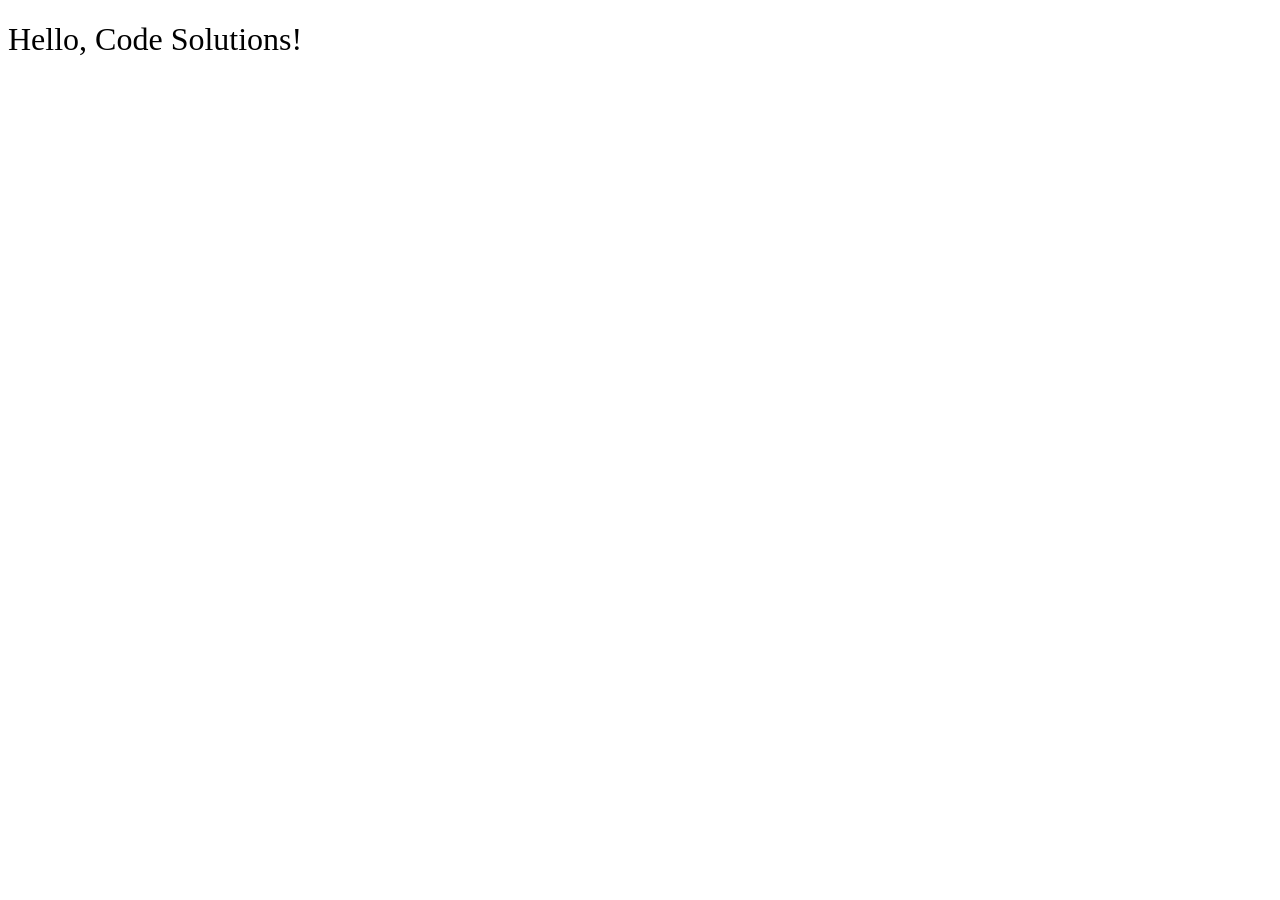
<file: __sample__/index.html>
<!DOCTYPE html>
<html>
<head>
  <title>sample code</title>
  <link rel="stylesheet" href="styles.css">
</head>
<body>
  <h1>Hello, Code Solutions!</h1>
  <script src="main.js"></script>
</body>
</html>
</file>
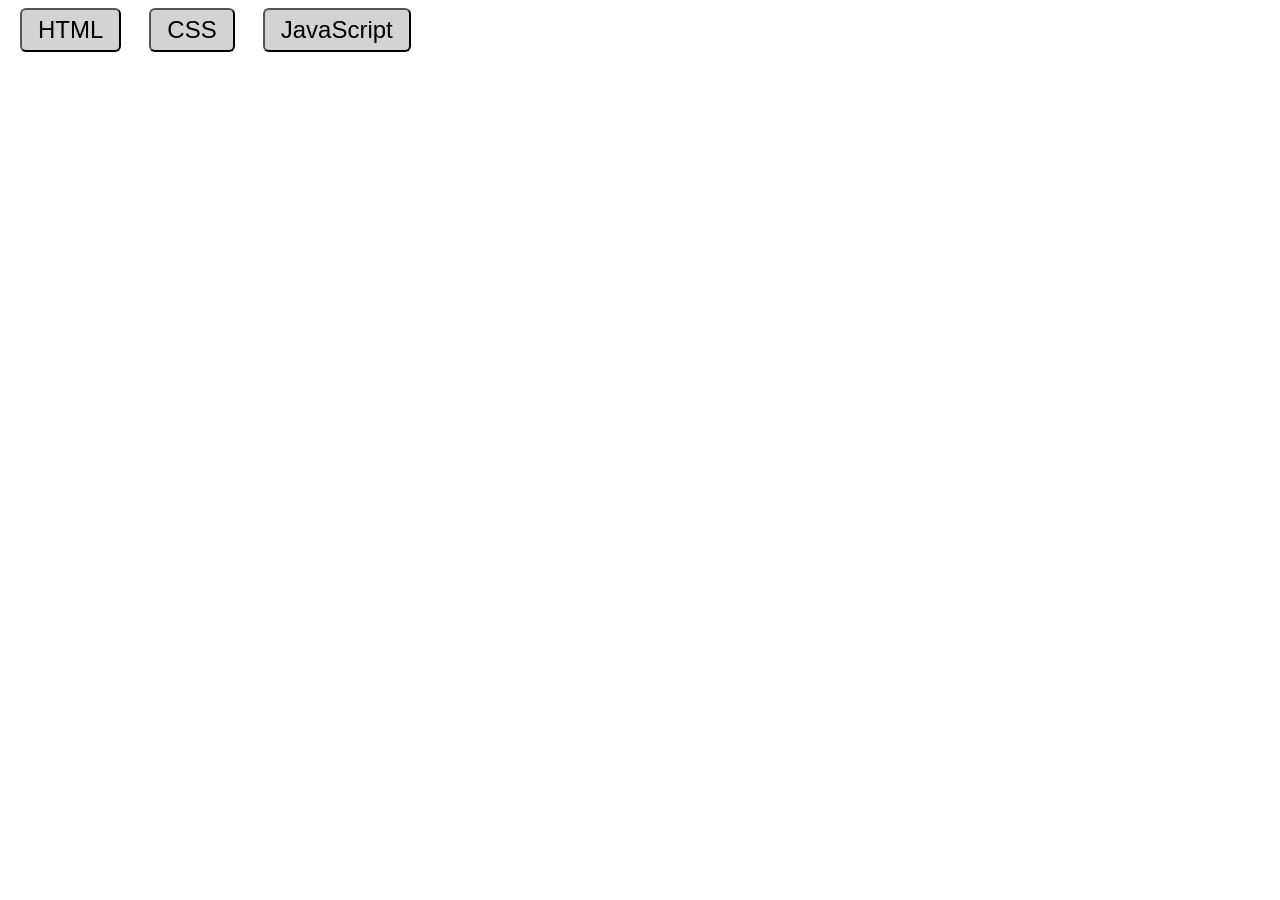
<file: css-box-model/index.html>
<!DOCTYPE html>
<html lang="en">
  <head>
    <meta charset="UTF-8" />
    <meta name="viewport" content="width=device-width, initial-scale=1.0" />
    <meta http-equiv="X-UA-Compatible" content="ie=edge" />
    <title>CSS Box Model</title>
    <link rel="stylesheet" href="styles.css" />
  </head>
  <body>
    <button class="language">HTML</button>
    <button class="language">CSS</button>
    <button class="language">JavaScript</button>
  </body>
</html>
</file>
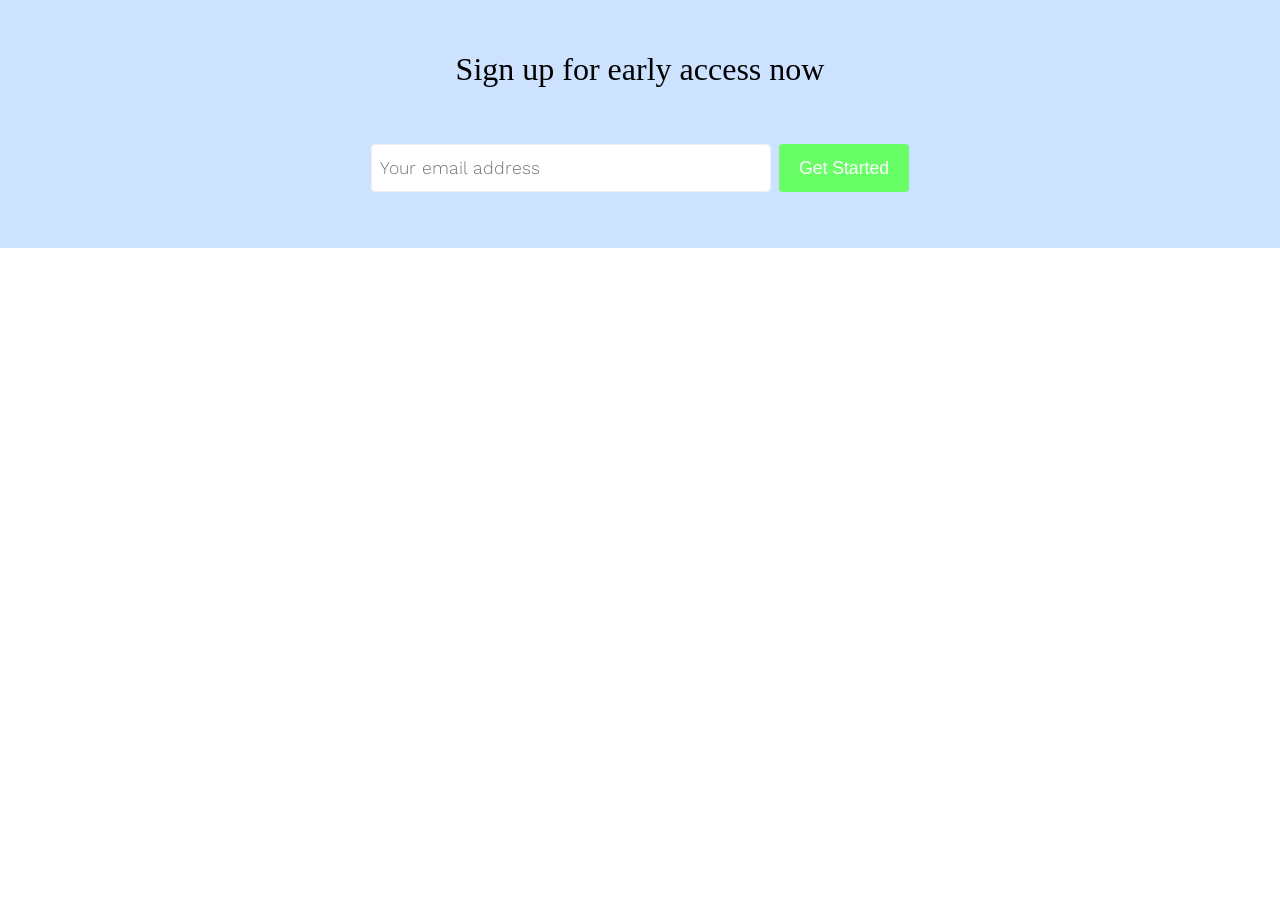
<file: css-fonts-and-colors/index.html>
<!DOCTYPE html>
<html lang="en">
  <head>
    <meta charset="UTF-8" />
    <meta name="viewport" content="width=device-width, initial-scale=1.0" />
    <meta http-equiv="X-UA-Compatible" content="ie=edge" />
    <title>CSS Colors and Fonts</title>
    <link rel="stylesheet" href="styles.css" />
    <link rel="preconnect" href="https://fonts.googleapis.com" />
    <link rel="preconnect" href="https://fonts.gstatic.com" crossorigin />
    <link
      href="https://fonts.googleapis.com/css2?family=Work+Sans:ital,wght@0,100..900;1,100..900&display=swap"
      rel="stylesheet" />
  </head>
  <body>
    <section>
      <h2>Sign up for early access now</h2>
      <form>
        <input
          required
          name="email"
          type="email"
          placeholder="Your email address" />
        <button type="submit">Get Started</button>
      </form>
    </section>
  </body>
</html>
</file>
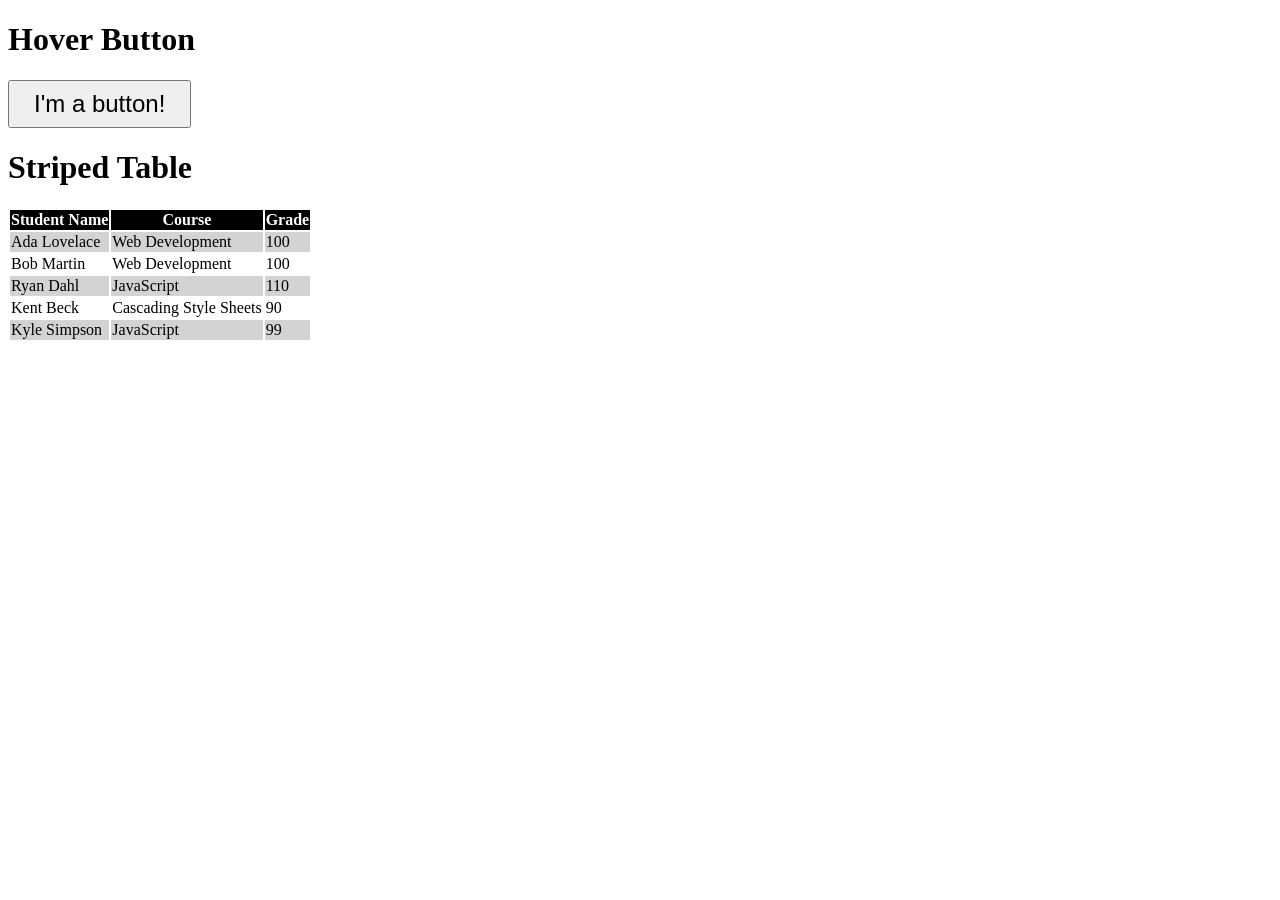
<file: css-pseudo-classes/index.html>
<!DOCTYPE html>
<html lang="en">
  <head>
    <meta charset="UTF-8" />
    <meta name="viewport" content="width=device-width, initial-scale=1.0" />
    <title>CSS Pseudo-Classes</title>
    <link rel="stylesheet" href="styles.css" />
  </head>
  <body>
    <h1>Hover Button</h1>
    <button class="button">I'm a button!</button>
    <h1>Striped Table</h1>
    <table class="striped">
      <thead>
        <tr>
          <th>Student Name</th>
          <th>Course</th>
          <th>Grade</th>
        </tr>
      </thead>
      <tbody>
        <tr>
          <td>Ada Lovelace</td>
          <td>Web Development</td>
          <td>100</td>
        </tr>
        <tr>
          <td>Bob Martin</td>
          <td>Web Development</td>
          <td>100</td>
        </tr>
        <tr>
          <td>Ryan Dahl</td>
          <td>JavaScript</td>
          <td>110</td>
        </tr>
        <tr>
          <td>Kent Beck</td>
          <td>Cascading Style Sheets</td>
          <td>90</td>
        </tr>
        <tr>
          <td>Kyle Simpson</td>
          <td>JavaScript</td>
          <td>99</td>
        </tr>
      </tbody>
    </table>
  </body>
</html>
</file>
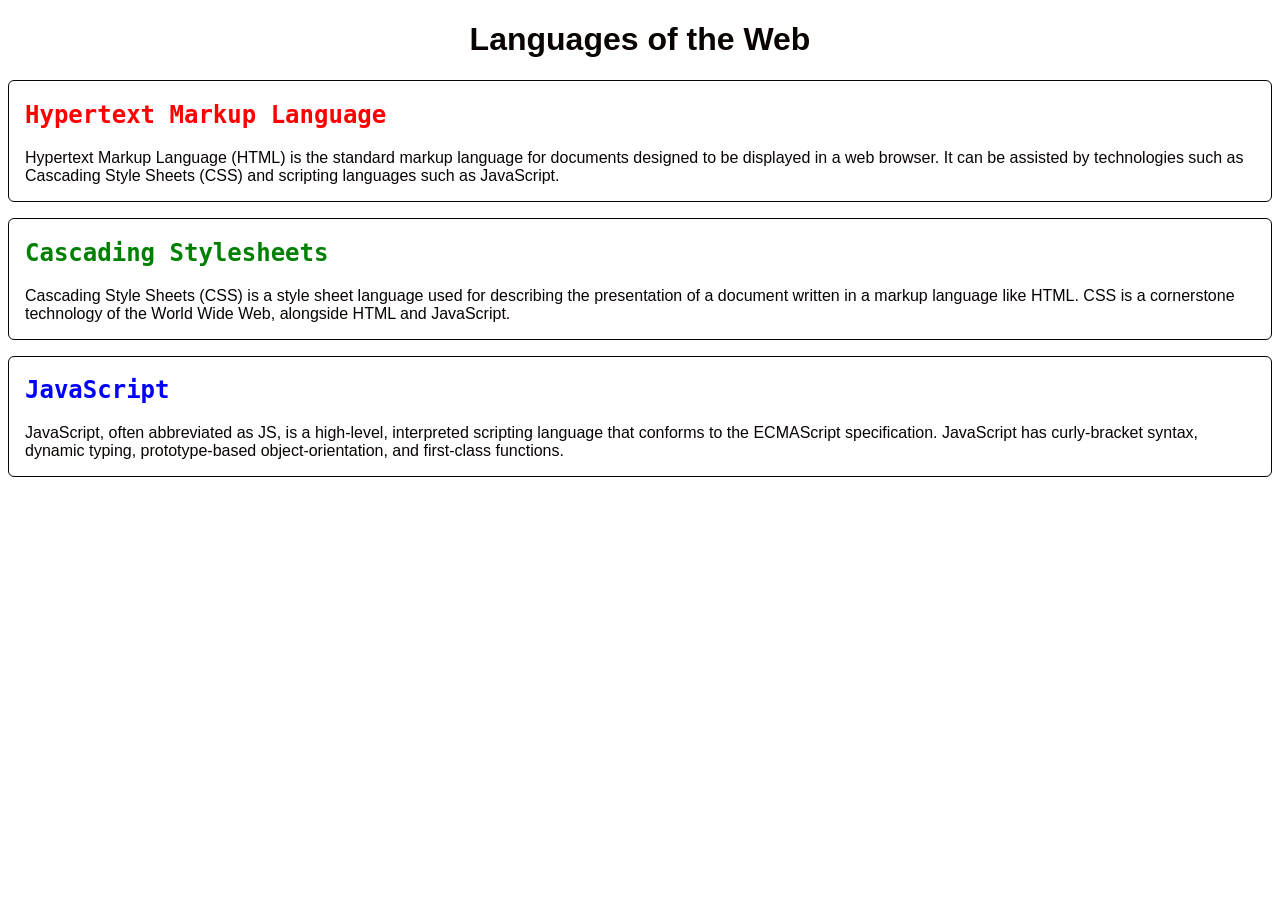
<file: css-syntax/index.html>
<!DOCTYPE html>
<html lang="en">
  <head>
    <meta charset="UTF-8" />
    <meta name="viewport" content="width=device-width, initial-scale=1.0" />
    <meta http-equiv="X-UA-Compatible" content="ie=edge" />
    <title>CSS Syntax</title>
    <link rel="stylesheet" href="styles.css" />
  </head>
  <body>
    <h1>Languages of the Web</h1>
    <article>
      <h2 id="html" class="title">Hypertext Markup Language</h2>
      <p>
        Hypertext Markup Language (HTML) is the standard markup language for
        documents designed to be displayed in a web browser. It can be assisted
        by technologies such as Cascading Style Sheets (CSS) and scripting
        languages such as JavaScript.
      </p>
    </article>
    <article>
      <h2 id="css" class="title">Cascading Stylesheets</h2>
      <p>
        Cascading Style Sheets (CSS) is a style sheet language used for
        describing the presentation of a document written in a markup language
        like HTML. CSS is a cornerstone technology of the World Wide Web,
        alongside HTML and JavaScript.
      </p>
    </article>
    <article>
      <h2 id="js" class="title">JavaScript</h2>
      <p>
        JavaScript, often abbreviated as JS, is a high-level, interpreted
        scripting language that conforms to the ECMAScript specification.
        JavaScript has curly-bracket syntax, dynamic typing, prototype-based
        object-orientation, and first-class functions.
      </p>
    </article>
  </body>
</html>
</file>
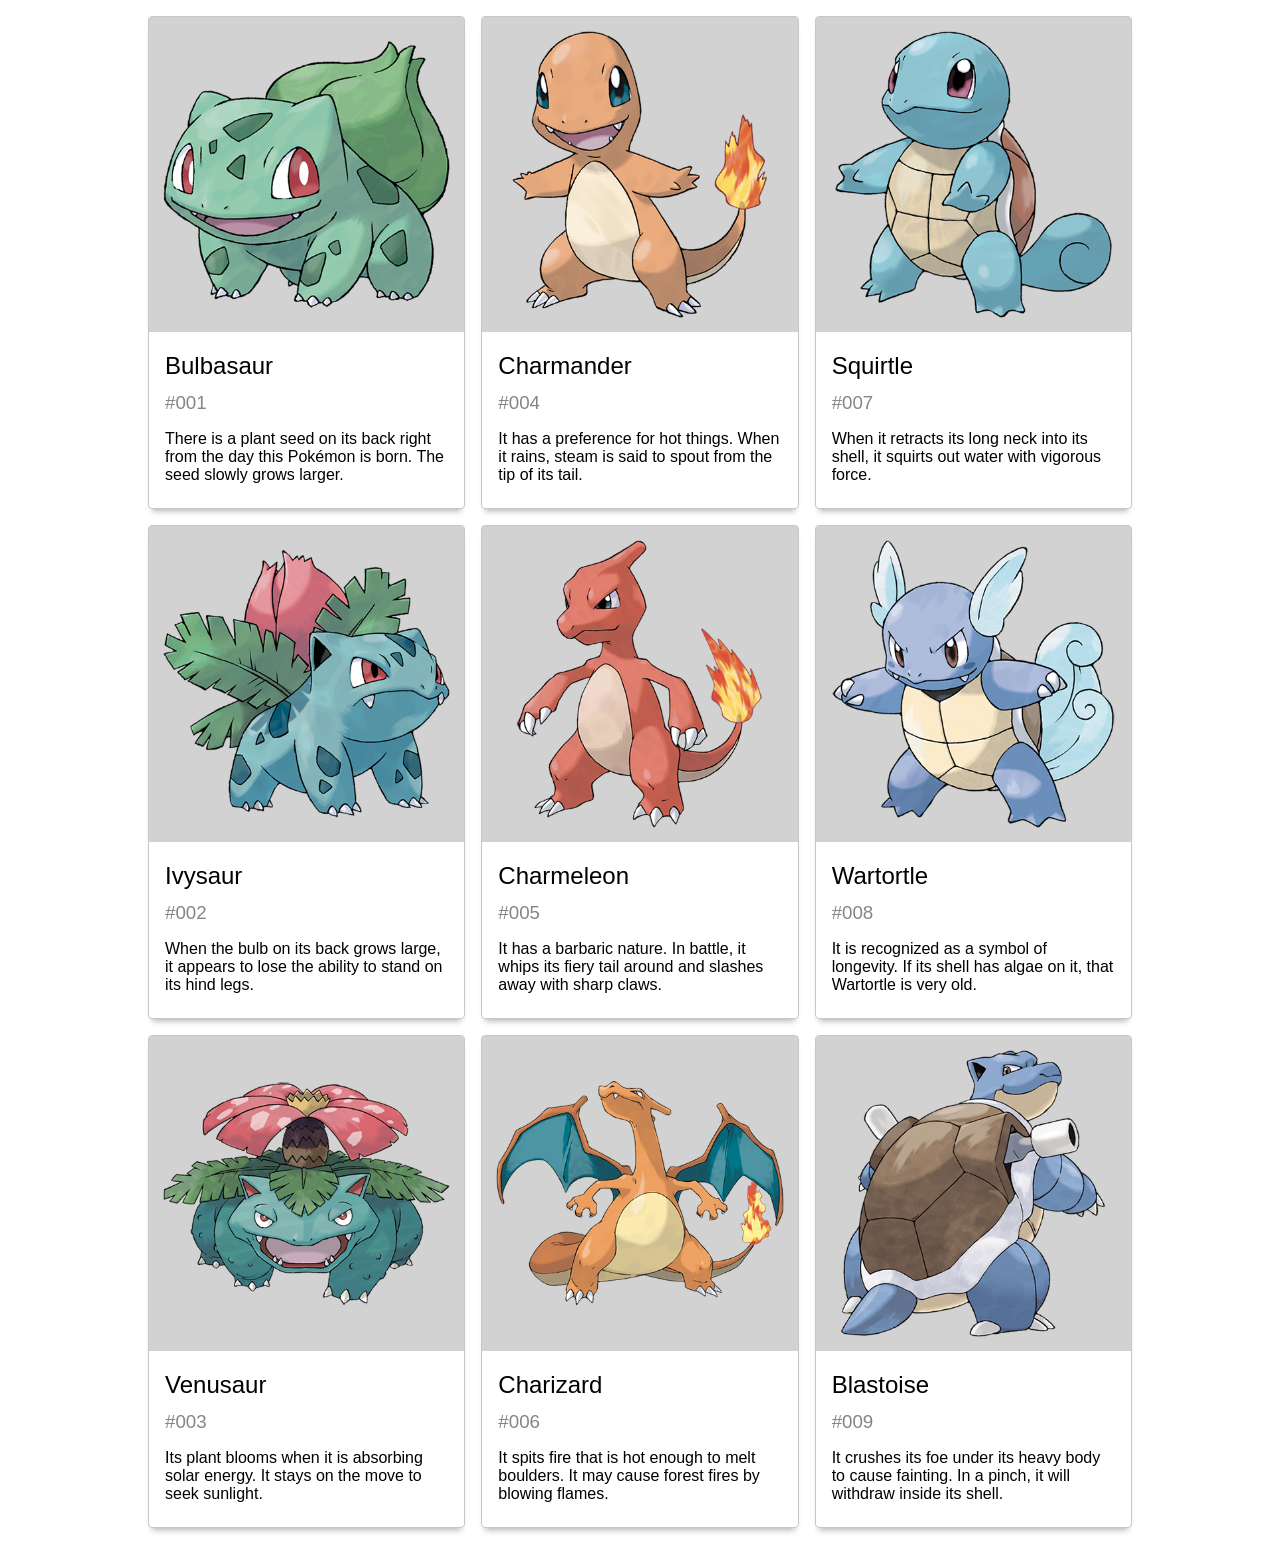
<file: dom-creation/index.html>
<!DOCTYPE html>
<html lang="en">
  <head>
    <meta charset="UTF-8" />
    <meta name="viewport" content="width=device-width, initial-scale=1.0" />
    <title>DOM Creation</title>
    <link rel="stylesheet" href="styles.css" />
  </head>
  <body>
    <div class="container">
      <div class="row"></div>
    </div>
    <script src="main.js"></script>
  </body>
</html>
</file>
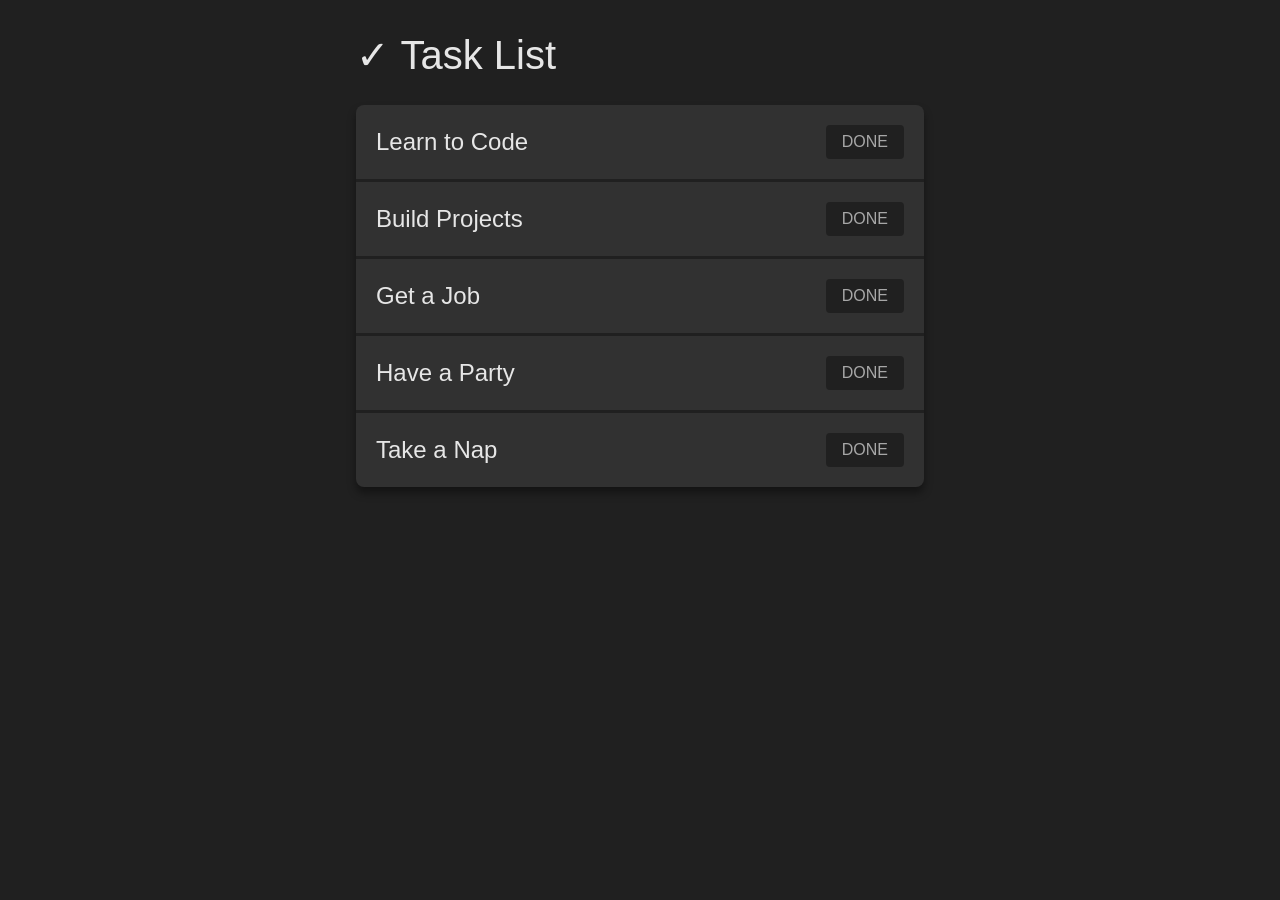
<file: dom-event-delegation/index.html>
<!DOCTYPE html>
<html lang="en">
  <head>
    <meta charset="UTF-8" />
    <meta name="viewport" content="width=device-width, initial-scale=1.0" />
    <title>DOM Event Delegation</title>
    <link rel="stylesheet" href="styles.css" />
  </head>
  <body>
    <div class="container">
      <h1>&check; Task List</h1>
      <ul class="task-list">
        <li class="task-list-item">
          <span>Learn to Code</span><button data-task="code">Done</button>
        </li>
        <li class="task-list-item">
          <span>Build Projects</span><button data-task="build">Done</button>
        </li>
        <li class="task-list-item">
          <span>Get a Job</span><button data-task="job">Done</button>
        </li>
        <li class="task-list-item">
          <span>Have a Party</span><button data-task="party">Done</button>
        </li>
        <li class="task-list-item">
          <span>Take a Nap</span><button data-task="nap">Done</button>
        </li>
      </ul>
    </div>
    <script src="main.js"></script>
  </body>
</html>
</file>
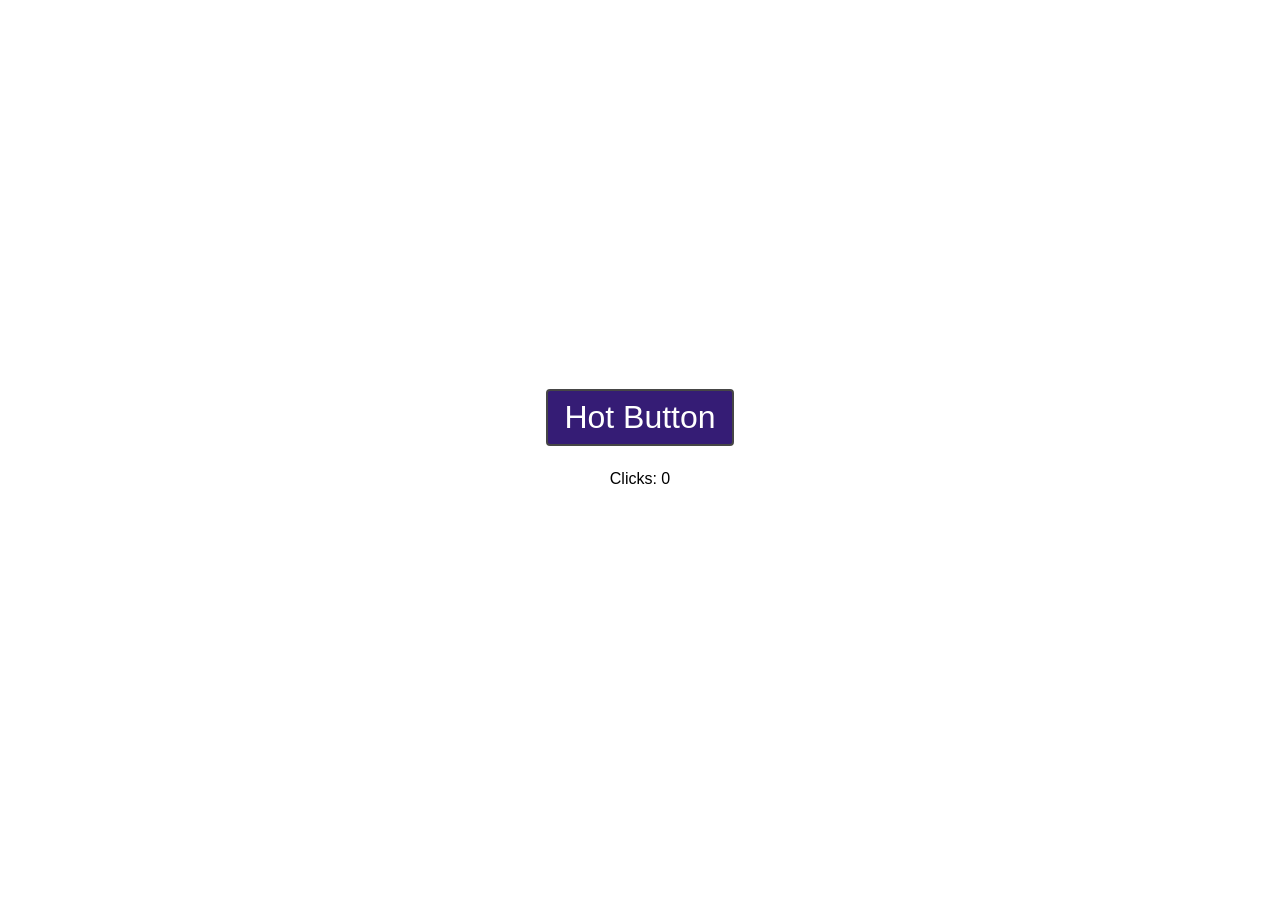
<file: dom-manipulation/index.html>
<!DOCTYPE html>
<html lang="en">
<head>
  <meta charset="UTF-8">
  <meta name="viewport" content="width=device-width, initial-scale=1.0">
  <title>DOM Manipulation</title>
  <link rel="stylesheet" href="styles.css">
</head>
<body>
  <main>
    <button class="hot-button cold">Hot Button</button>
    <p class="click-count">Clicks: 0</p>
  </main>
  <script src="main.js"></script>
</body>
</html>
</file>
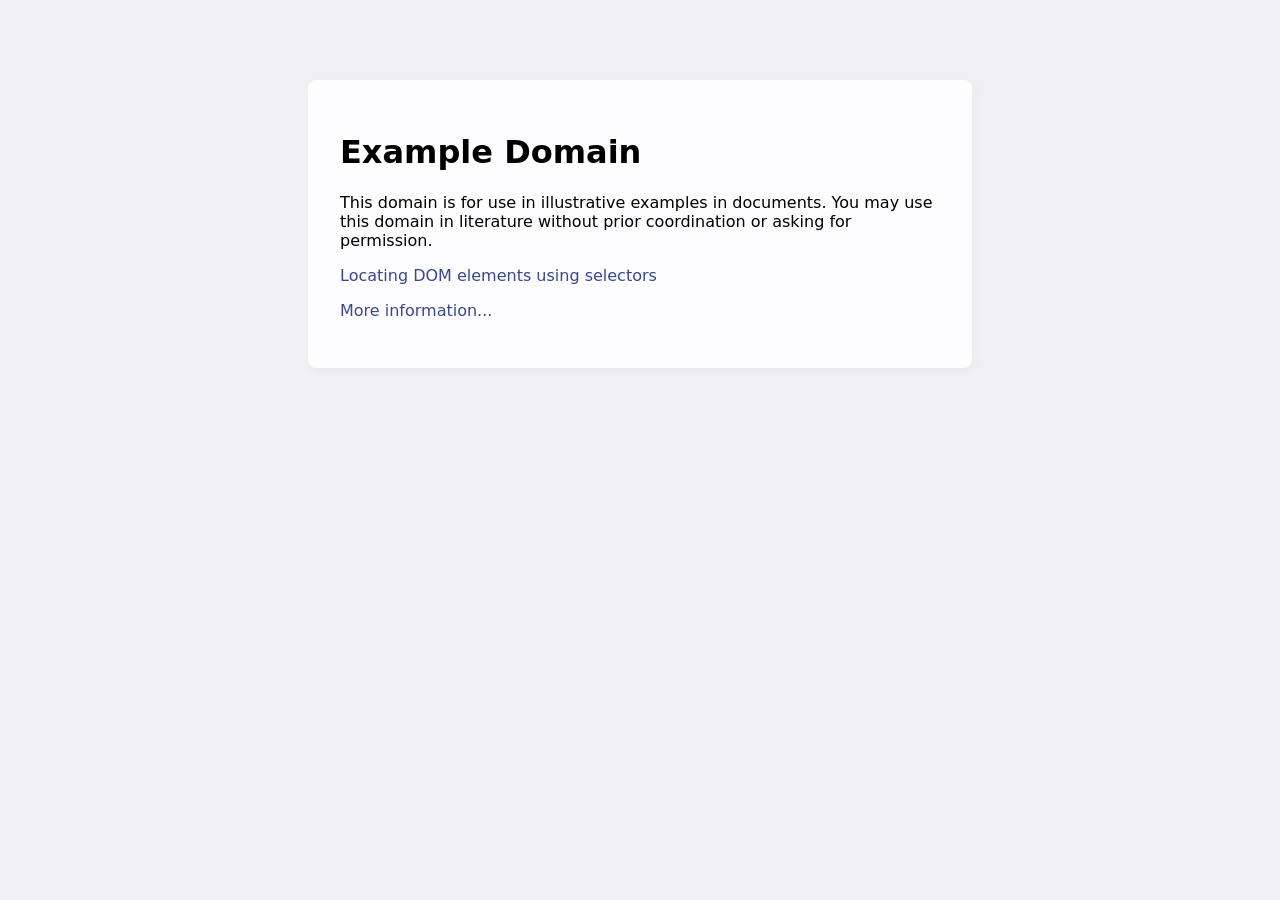
<file: dom-querying/index.html>
<!DOCTYPE html>
<html>
  <head>
    <title>Example Domain</title>
    <meta charset="utf-8" />
    <meta http-equiv="Content-type" content="text/html; charset=utf-8" />
    <meta name="viewport" content="width=device-width, initial-scale=1" />
    <style>
      body {
        background-color: #f0f0f2;
        margin: 0;
        padding: 0;
        font-family: -apple-system, system-ui, BlinkMacSystemFont, 'Segoe UI',
          'Open Sans', 'Helvetica Neue', Helvetica, Arial, sans-serif;
      }

      div {
        width: 600px;
        margin: 5em auto;
        padding: 2em;
        background-color: #fdfdff;
        border-radius: 0.5em;
        box-shadow: 2px 3px 7px 2px rgba(0, 0, 0, 0.02);
      }

      a:link,
      a:visited {
        color: #38488f;
        text-decoration: none;
      }

      @media (max-width: 700px) {
        div {
          margin: 0 auto;
          width: auto;
        }
      }
    </style>
  </head>
  <body>
    <div>
      <h1>Example Domain</h1>
      <p id="explanation">
        This domain is for use in illustrative examples in documents. You may
        use this domain in literature without prior coordination or asking for
        permission.
      </p>
      <p class="hint">
        <a
          class="example-link mdn"
          href="https://developer.mozilla.org/en-US/docs/Web/API/Document_object_model/Locating_DOM_elements_using_selectors">
          Locating DOM elements using selectors
        </a>
      </p>
      <p>
        <a class="example-link" href="https://www.iana.org/domains/example">
          More information...
        </a>
      </p>
    </div>
    <script src="main.js"></script>
  </body>
</html>
</file>
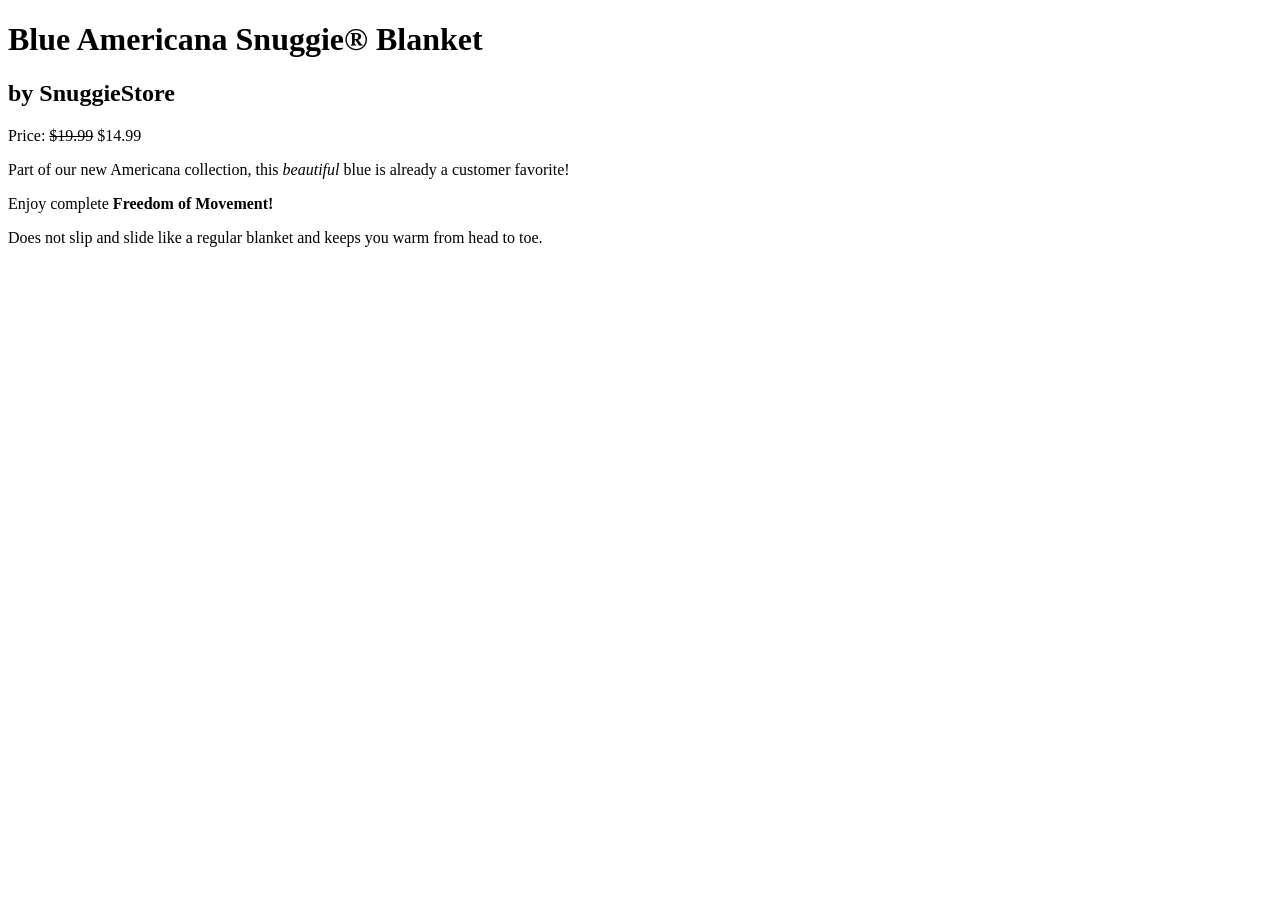
<file: html-block-and-inline/index.html>
<!DOCTYPE html>
<html lang="en">
  <head>
    <meta charset="UTF-8" />
    <meta name="viewport" content="width=device-width, initial-scale=1.0" />
    <title>HTML Block and Inline</title>
  </head>
  <body>
    <h1>Blue Americana Snuggie&reg; Blanket</h1>
    <h2>by SnuggieStore</h2>
    <p>Price: <s>$19.99</s> $14.99</p>
    <p>
      Part of our new Americana collection, this <em>beautiful</em> blue is
      already a customer favorite!
    </p>
    <p>Enjoy complete <strong>Freedom of Movement!</strong></p>
    <p>
      Does not slip and slide like a regular blanket and keeps you warm from
      head to toe.
    </p>
  </body>
</html>
</file>
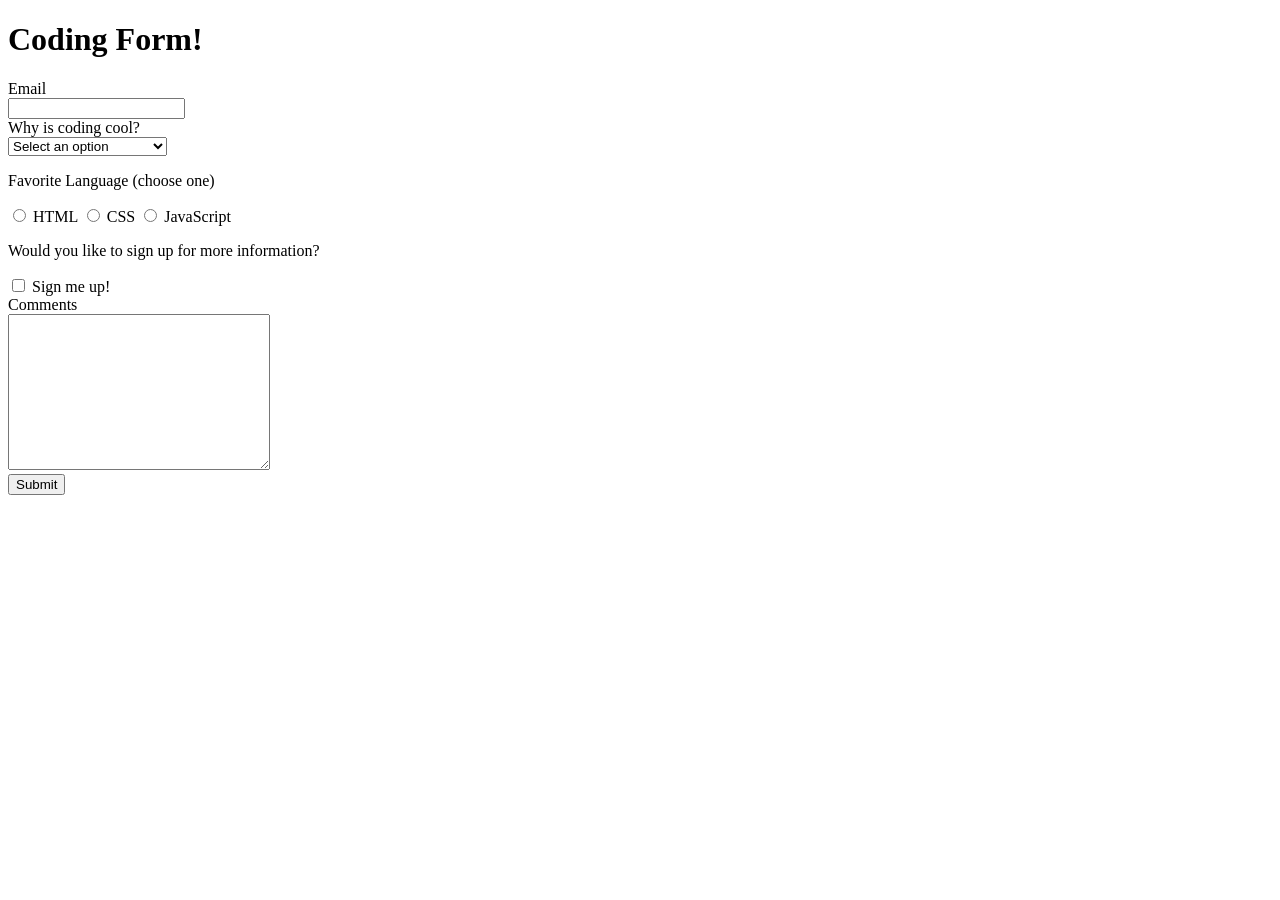
<file: html-forms/index.html>
<!DOCTYPE html>
<html lang="en">
  <head>
    <title>HTML Forms</title>
  </head>
  <body>
    <h1>Coding Form!</h1>
    <form>
      <div>
        <label for="email-address">Email</label>
        <div>
          <input name="email" type="email" id="email-address" />
        </div>
        <label for="why-is-coding-cool">Why is coding cool?</label>
        <div>
          <select id="why-is-coding-cool" name="why">
            <option>Select an option</option>
            <option>Because it's interesting</option>
            <option>Because it's fun</option>
            <option>Because it's powerful</option>
          </select>
        </div>
      </div>
      <div>
        <p>Favorite Language (choose one)</p>
        <label>
          <input type="radio" name="favLanguage" value="HTML" />
          HTML
        </label>
        <label>
          <input type="radio" name="favLanguage" value="CSS" />
          CSS
        </label>
        <label>
          <input type="radio" name="favLanguage" value="JavaScript" />
          JavaScript
        </label>
      </div>
      <div>
        <p>Would you like to sign up for more information?</p>
        <label>
          <input type="checkbox" name="signUp" />
          Sign me up!
        </label>
      </div>
      <div>
        <label for="comments">Comments</label>
        <div>
          <textarea
            name="comments"
            id="comments"
            rows="10"
            cols="30"></textarea>
        </div>
      </div>
      <input type="submit" value="Submit" />
    </form>
  </body>
</html>
</file>
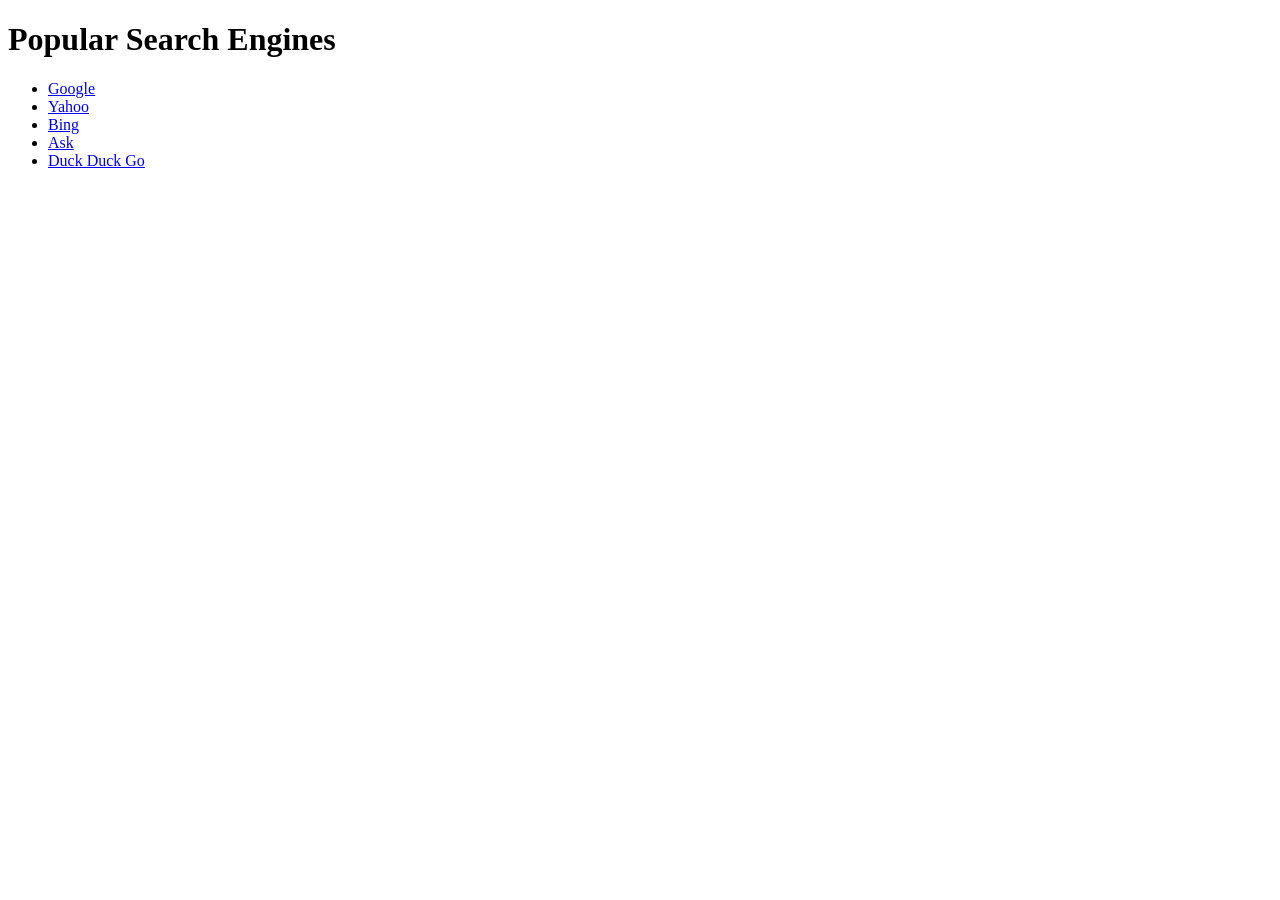
<file: html-links/index.html>
<!DOCTYPE html>
<html lang="en">
  <head>
    <meta charset="UTF-8" />
    <meta name="viewport" content="width=device-width, initial-scale=1.0" />
    <title>HTML Links</title>
  </head>
  <body>
    <h1>Popular Search Engines</h1>
    <ul>
      <li>
        <a href="https://google.com">Google</a>
      </li>
      <li>
        <a href="http://yahoo.com">Yahoo</a>
      </li>
      <li>
        <a href="http://bing.com">Bing</a>
      </li>
      <li>
        <a href="http://ask.com">Ask</a>
      </li>
      <li>
        <a href="http://duckduckgo.com">Duck Duck Go</a>
      </li>
    </ul>
  </body>
</html>
</file>
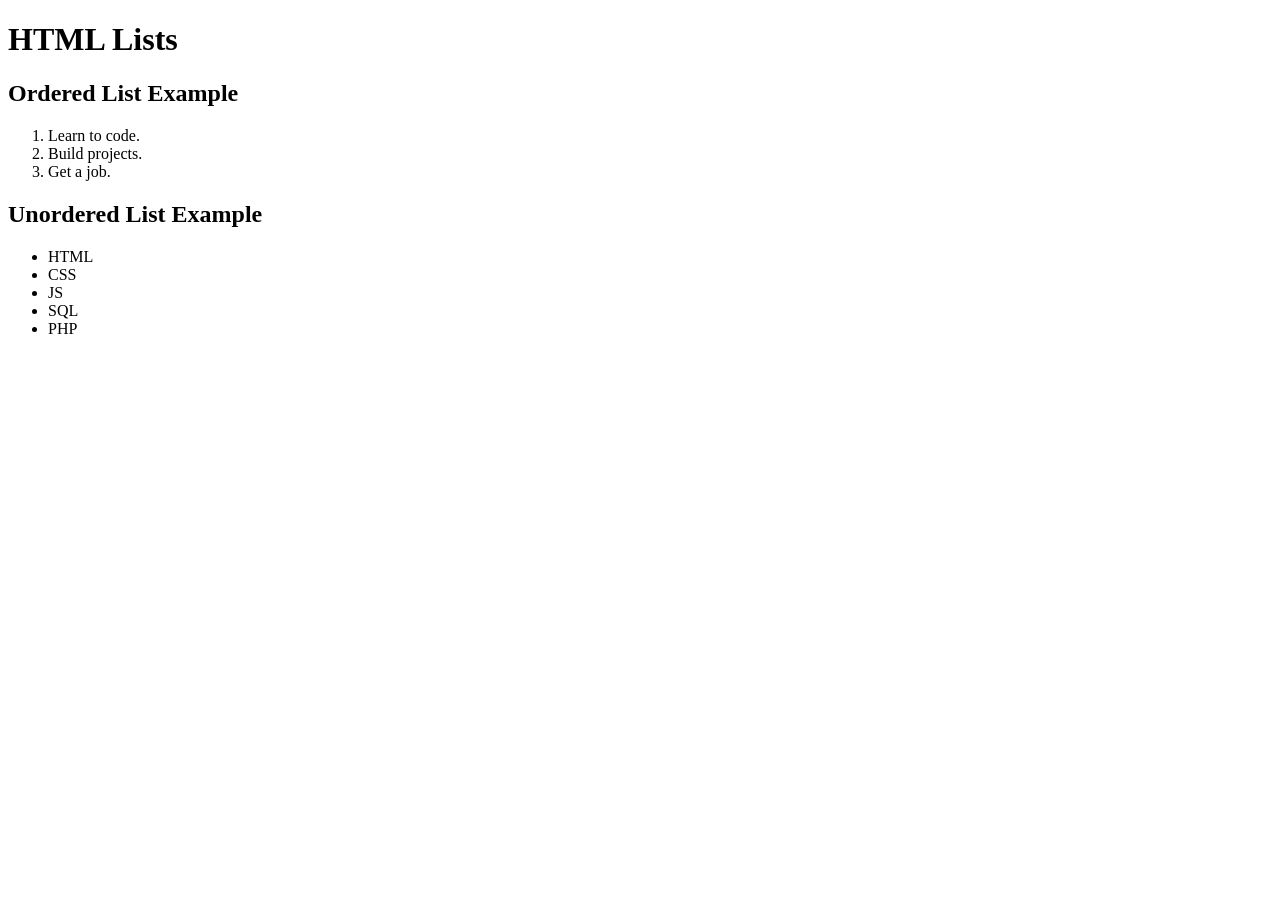
<file: html-lists/index.html>
<!DOCTYPE html>
<html lang="en">
  <head>
    <meta charset="UTF-8" />
    <meta name="viewport" content="width=device-width, initial-scale=1.0" />
    <title>HTML Lists</title>
  </head>
  <body>
    <h1>HTML Lists</h1>
    <h2>Ordered List Example</h2>
    <ol>
      <li>Learn to code.</li>
      <li>Build projects.</li>
      <li>Get a job.</li>
    </ol>
    <h2>Unordered List Example</h2>
    <ul>
      <li>HTML</li>
      <li>CSS</li>
      <li>JS</li>
      <li>SQL</li>
      <li>PHP</li>
    </ul>
  </body>
</html>
</file>
<file: __sample__/styles.css>
h1 {
  font-weight: 400;
}
</file>
<file: css-box-model/styles.css>
button.language {
  font-size: 24px;
  background-color: lightgray;
  margin-left: 12px;
  margin-right: 12px;
  padding-left: 16px;
  padding-right: 16px;
  padding-top: 6px;
  padding-bottom: 6px;
  border-radius: 6px;
}
</file>
<file: css-fonts-and-colors/styles.css>
* {
  box-sizing: border-box;
}

body {
  margin: 0;
}

section {
  padding: 1.5rem 0;
  background-color: rgb(205, 226, 255);
}

h2 {
  margin-bottom: 3.5rem;
  font-size: 2rem;
  text-align: center;
  font-weight: 300;
}

form {
  margin: 0 auto 2rem;
  text-align: center;
}

input,
button {
  height: 3rem;
  border-radius: 0.25rem;
  font-size: 1.1rem;
}

input {
  width: 400px;
  padding: 0.5rem;
  border: 1px solid;
  font-weight: 300;
  font-family: 'Work Sans', sans-serif;
  border-color: rgb(240, 240, 240);
}

button {
  padding-left: 1.25rem;
  padding-right: 1.25rem;
  margin-left: 0.25rem;
  border: none;
  font-weight: 500;
  background-color: rgb(104, 255, 102);
  color: rgb(255, 255, 255);
}
</file>
<file: css-pseudo-classes/styles.css>
.button {
  font-size: 1.5rem;
  padding: 0.5rem 1.5rem;
}

.button:hover {
  background-color: black;
  color: white;
  cursor: pointer;
}

table.striped thead > tr {
  color: white;
  background-color: black;
}

table.striped tbody > tr:nth-child(odd) {
  background-color: lightgrey;
}
</file>
<file: css-syntax/styles.css>
body {
  color: #090302;
  font-family: sans-serif;
}

h1 {
  text-align: center;
}

article {
  padding-left: 16px;
  padding-right: 16px;
  border: 1px solid;
  border-radius: 6px;
  margin-bottom: 16px;
}

.title {
  font-family: monospace;
  font-size: 24px;
}

#html {
  color: red;
}

#css {
  color: green;
}

#js {
  color: blue;
}
</file>
<file: dom-creation/styles.css>
* {
  box-sizing: border-box;
}

body {
  margin: 0;
  font-family: sans-serif;
}

h2,
h3 {
  font-weight: 400;
  margin: 0.75rem 0;
}

p {
  margin-bottom: 0.5rem;
}

.container {
  max-width: 1000px;
  margin: 1rem auto;
}

.row {
  display: flex;
  flex-wrap: wrap;
}

.column-third {
  padding: 0 0.5rem;
  width: calc(100% / 3);
}

.pokemon-card {
  margin-bottom: 1rem;
  border: 1px solid rgb(199, 199, 199);
  border-radius: 0.25rem;
  box-shadow: 0 6px 6px -4px rgba(0, 0, 0, 0.3);
}

.pokemon-card-text {
  padding: 1rem;
}

.pokemon-card h2 {
  margin-top: 0;
}

.pokemon-card h3 {
  color: rgb(133, 133, 133);
}

.pokemon-card > img {
  width: 100%;
  background-color: rgb(210, 210, 210);
}
</file>
<file: dom-event-delegation/styles.css>
* {
  box-sizing: border-box;
}

body {
  margin: 0;
  font-family: sans-serif;
  color: rgb(230, 230, 230);
  background-color: rgb(32, 32, 32);
}

h1 {
  margin-top: 0;
  font-size: 2.5rem;
  font-weight: 300;
}

button {
  padding: 0.5rem 1rem;
  border: none;
  border-radius: 0.25rem;
  font-size: 1rem;
  text-transform: uppercase;
  cursor: pointer;
  color: rgb(167, 167, 167);
  background-color: rgb(32, 32, 32);
  transition: color 0.25s ease, background-color 0.25s ease;
}

button:focus {
  outline: none;
}

button:hover {
  color: rgb(211, 211, 211);
  background-color: rgb(22, 22, 22);
}

.container {
  max-width: 600px;
  min-height: 100vh;
  margin: 0 auto;
  padding: 2rem 1rem 0;
}

.task-list {
  margin: 0;
  padding: 0;
  list-style: none;
  background-color: rgb(49, 49, 49);
  border-radius: 0.5rem;
  box-shadow: 0 6px 8px rgba(0, 0, 0, 0.4);
}

.task-list-item {
  padding: 1.25rem;
  display: flex;
  align-items: center;
  justify-content: space-between;
  font-size: 1.5rem;
  font-weight: 300;
}

.task-list-item:not(:last-child) {
  border-bottom: 3px solid rgb(32, 32, 32);
}
</file>
<file: dom-manipulation/styles.css>
* {
  box-sizing: border-box;
}

body {
  margin: 0;
  font-family: sans-serif;
}

main {
  min-height: 100vh;
  display: flex;
  flex-direction: column;
  align-items: center;
  justify-content: center;
}

.hot-button {
  font-size: 2rem;
  padding: 0.5rem 1rem;
  border: 2px solid rgb(70, 70, 70);
  border-radius: 0.25rem;
  position: relative;
  transition: background-color 0.15s ease, color 0.15s ease;
}

.hot-button:focus {
  outline: none;
}

.hot-button:active {
  top: 3px;
}

.hot-button.cold {
  background-color: rgb(53, 28, 117);
}

.hot-button.cool {
  background-color: rgb(103, 78, 167);
}

.hot-button.tepid {
  background-color: rgb(224, 102, 102);
}

.hot-button.warm {
  background-color: rgb(246, 178, 107);
}

.hot-button.hot {
  background-color: rgb(231, 231, 73);
}

.hot-button.nuclear {
  color: red;
  border-color: red;
  background-color: rgb(255, 255, 255);
}

.hot-button.cold,
.hot-button.cool,
.hot-button.tepid {
  color: rgb(255, 255, 255);
}

.hot-button.warm,
.hot-button.hot {
  color: rgb(70, 70, 70);
}

.click-count {
  padding: 0.5rem 0;
  text-align: center;
}
</file>
